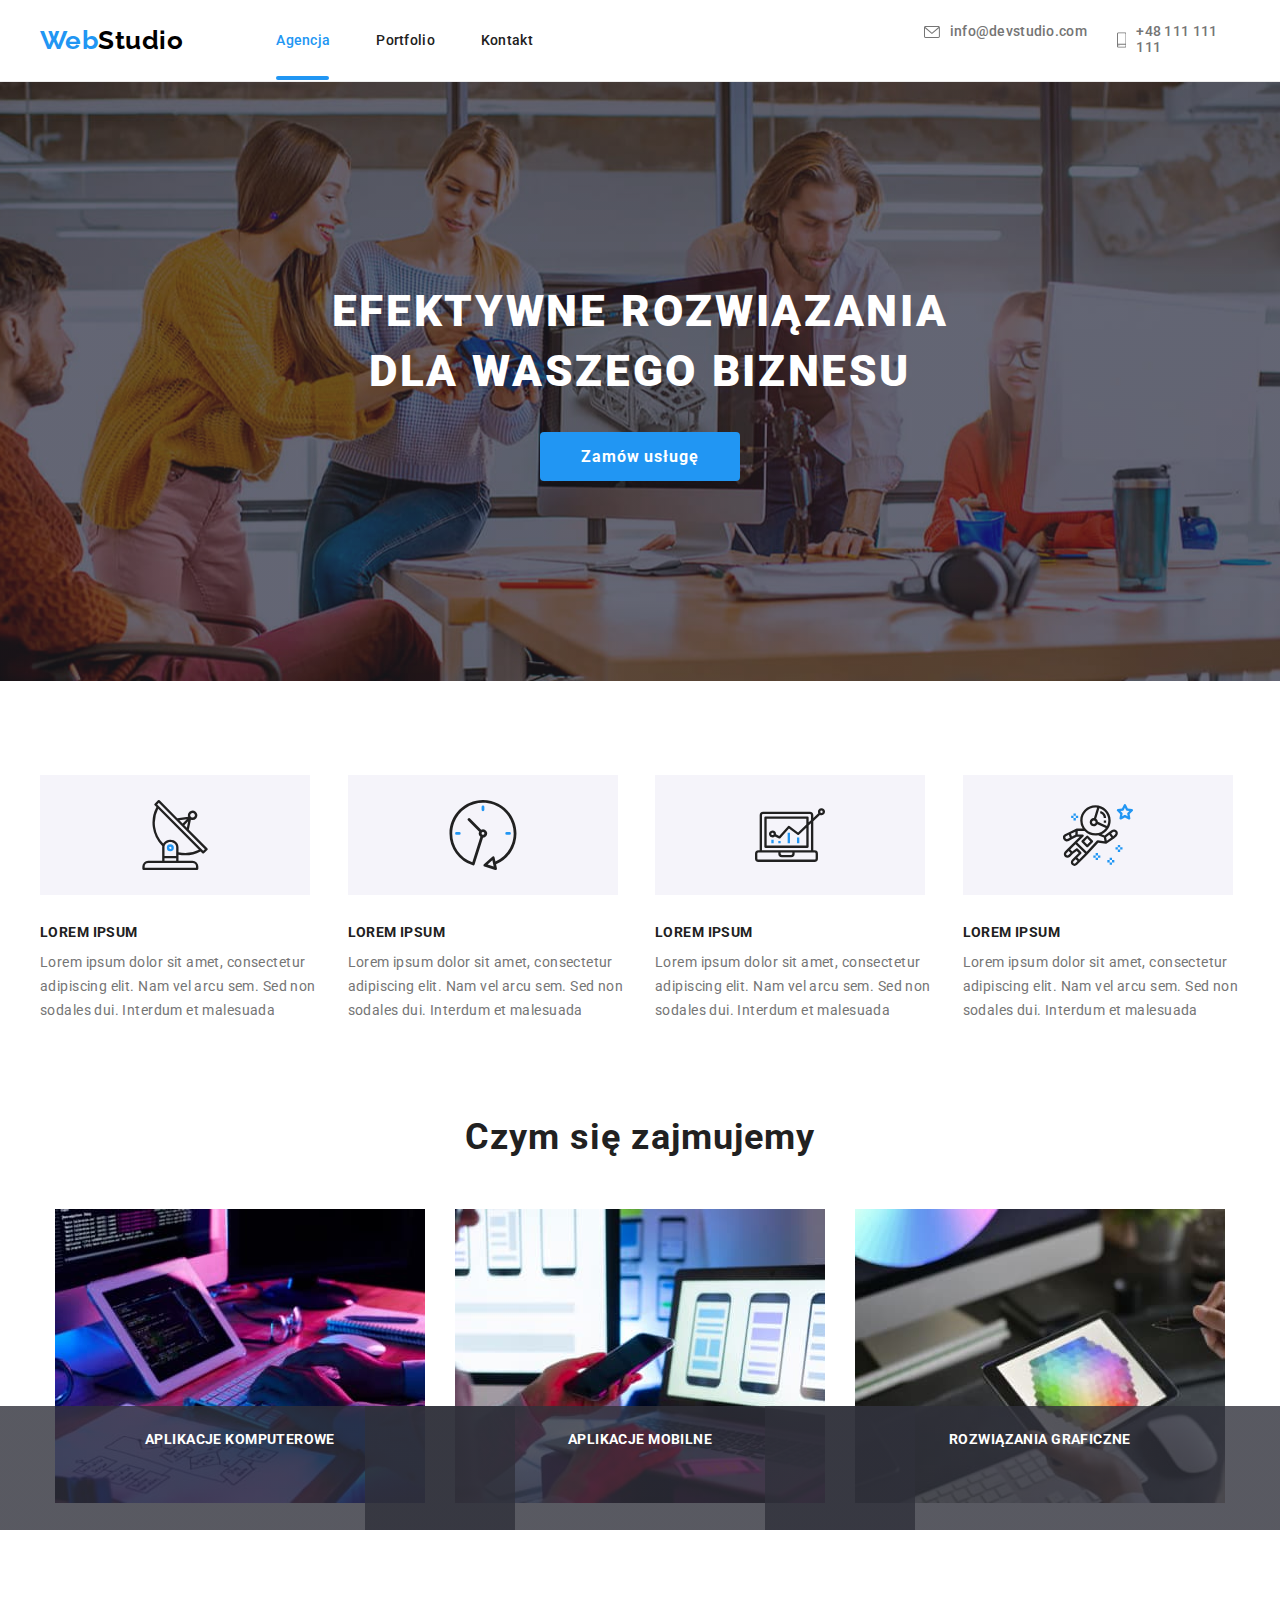
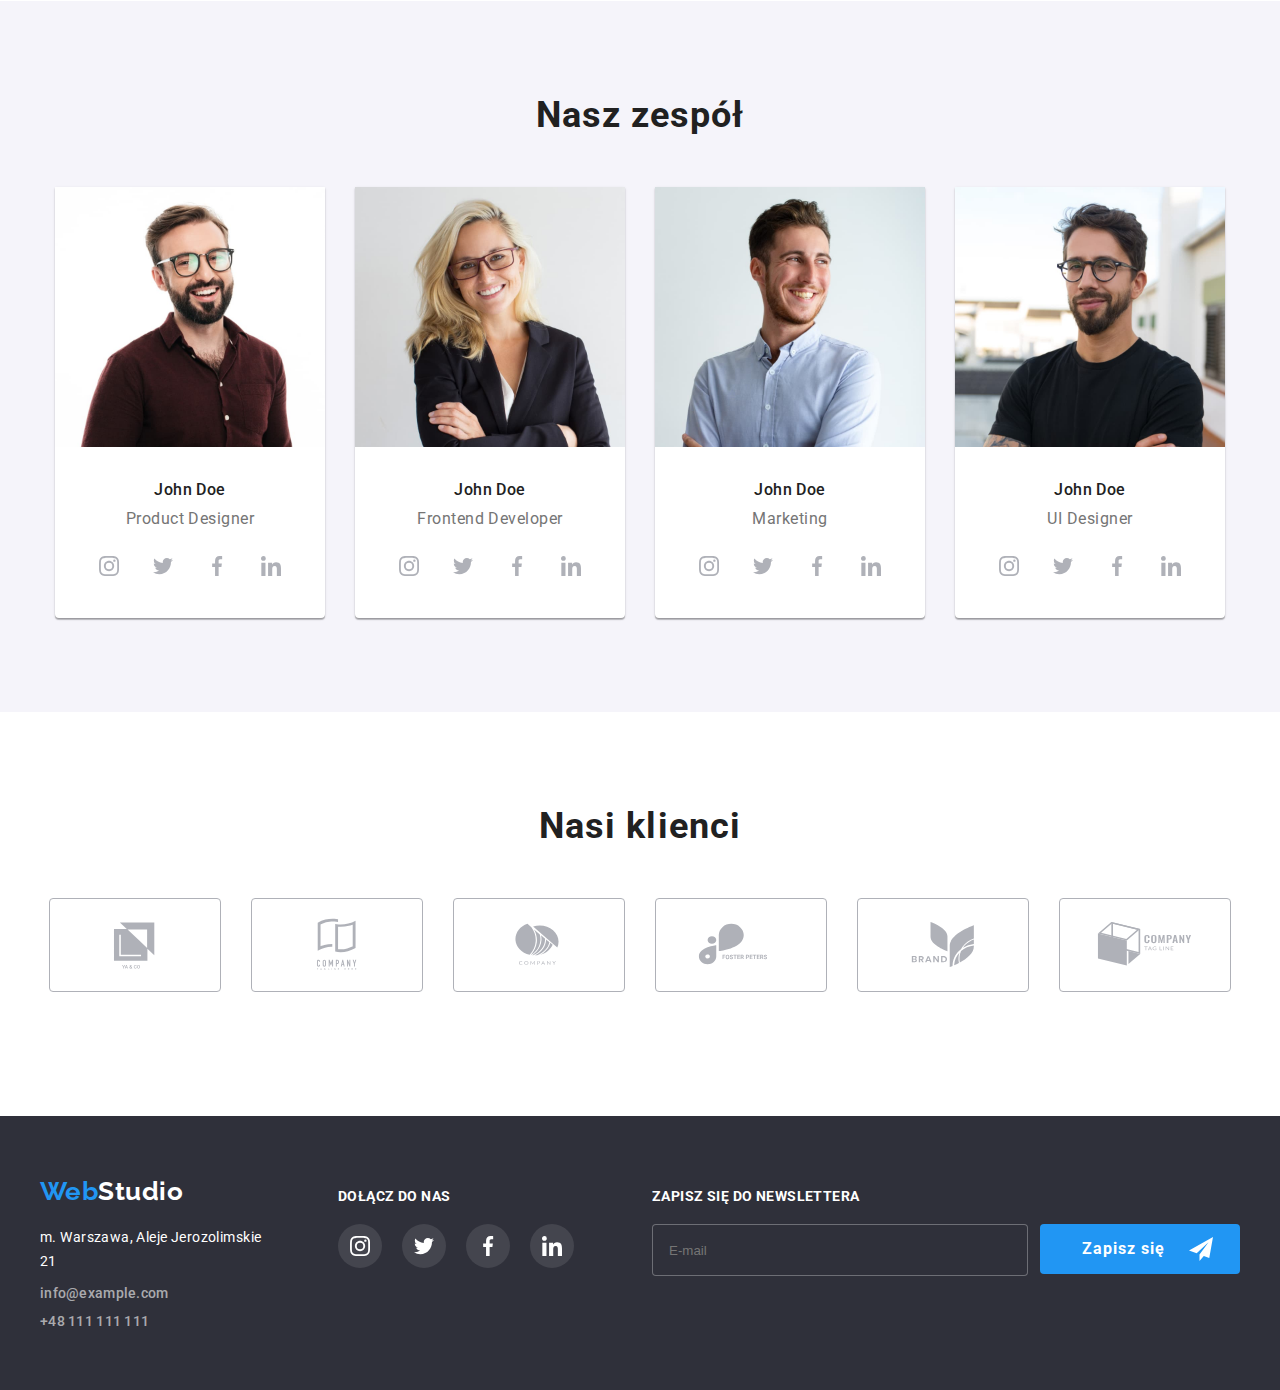
<file: index.html>
<!DOCTYPE html>
<html lang="pl">

<head>
  <meta charset="UTF-8" />
  <meta http-equiv="X-UA-Compatible" content="IE=edge" />
  <meta name="viewport" content="width=device-width, initial-scale=1.0" />
  <title>WebStudio | Strona główna</title>
  <link rel="preconnect" href="https://fonts.googleapis.com" />
  <link rel="preconnect" href="https://fonts.gstatic.com" crossorigin />
  <link href="https://fonts.googleapis.com/css2?family=Raleway:wght@700&family=Roboto:wght@400;500;700;900&display=swap"
    rel="stylesheet" />
  <link rel="stylesheet" href="https://cdnjs.cloudflare.com/ajax/libs/modern-normalize/1.1.0/modern-normalize.min.css"
    integrity="sha512-wpPYUAdjBVSE4KJnH1VR1HeZfpl1ub8YT/NKx4PuQ5NmX2tKuGu6U/JRp5y+Y8XG2tV+wKQpNHVUX03MfMFn9Q=="
    crossorigin="anonymous" referrerpolicy="no-referrer" />
  <link href="./css/styles.css" rel="stylesheet" />
</head>

<body>
  <header class="header-line">
    <div class="container box1">
      <a class="logo-black" href="./index.html"><span class="logo-web">Web</span>Studio</a>
      <nav>
        <ul class="navigation-links">
          <li class="list-navigation">
            <a class="link-active" href="./index.html">Agencja</a>
          </li>
          <li class="list-navigation">
            <a class="link" href="./portfolio.html">Portfolio</a>
          </li>
          <li class="list-navigation">
            <a class="link" href="#">Kontakt</a>
          </li>
        </ul>
      </nav>
      <ul class="contact-links-top">
        <li class="list-contact">
          <a class="link-contact" href="mailto:info@devstudio.com">
            <svg class="icons-contact" width="16" height="12">
              <use href="./images/icons.svg#icon-envelope"></use>
            </svg>info@devstudio.com</a>
        </li>
        <li class="list-contact">
          <a class="link-contact" href="tel:+48111111111"><svg class="icons-contact" width="10" height="16">
              <use href="./images/icons.svg#icon-phone"></use>
            </svg>+48 111 111 111</a>
        </li>
      </ul>
    </div>
  </header>
  <main>
    <!-- Main Header -->
    <section class="section-background-1">
      <div class="container align">
        <h1 class="main-headline">
          Efektywne rozwiązania <br />
          dla waszego biznesu
        </h1>
        <button type="button" class="service-order service-padding" data-modal-open>
          Zamów usługę
        </button>
      </div>
    </section>
    <!-- Our assests -->
    <section class="section">
      <div class="container">
        <ul class="list-assets">
          <li class="item-assest">
            <div class="assets-icon-box">
              <svg class="icons-assets" width="70" height="70">
                <use href="./images/icons.svg#icon-antenna"></use>
              </svg>
            </div>
            <h3 class="assets">Lorem ipsum</h3>
            <p class="assets-description">
              Lorem ipsum dolor sit amet, consectetur adipiscing elit. Nam vel
              arcu sem. Sed non sodales dui. Interdum et malesuada
            </p>
          </li>
          <li class="item-assest">
            <div class="assets-icon-box">
              <svg class="icons-assets" width="70" height="70">
                <use href="./images/icons.svg#icon-clock"></use>
              </svg>
            </div>
            <h3 class="assets">Lorem ipsum</h3>
            <p class="assets-description">
              Lorem ipsum dolor sit amet, consectetur adipiscing elit. Nam vel
              arcu sem. Sed non sodales dui. Interdum et malesuada
            </p>
          </li>
          <li class="item-assest">
            <div class="assets-icon-box">
              <svg class="icons-assets" width="70" height="70">
                <use href="./images/icons.svg#icon-diagram"></use>
              </svg>
            </div>
            <h3 class="assets">Lorem ipsum</h3>
            <p class="assets-description">
              Lorem ipsum dolor sit amet, consectetur adipiscing elit. Nam vel
              arcu sem. Sed non sodales dui. Interdum et malesuada
            </p>
          </li>
          <li class="item-assest">
            <div class="assets-icon-box">
              <svg class="icons-assets" width="70" height="70">
                <use href="./images/icons.svg#icon-astronaut"></use>
              </svg>
            </div>
            <h3 class="assets">Lorem ipsum</h3>
            <p class="assets-description">
              Lorem ipsum dolor sit amet, consectetur adipiscing elit. Nam vel
              arcu sem. Sed non sodales dui. Interdum et malesuada
            </p>
          </li>
        </ul>
      </div>
    </section>
    <!-- What we do -->
    <section class="section-what-we-do">
      <div class="container">
        <h2 class="second-headline">Czym się zajmujemy</h2>
        <ul class="list-what-we-do">
          <li class="item-what-we-do item-description-background">
            <img src="images/whatdowedo-1.jpg" alt="osoba pisząca na komputerze" width="370" height="294" />
            <p class="item-description">Aplikacje komputerowe</p>
          </li>
          <li class="item-what-we-do item-description-background">
            <img src="images/whatdowedo-2.jpg" alt="osoba sprawdzająca powiadomienia na telefonie" width="370"
              height="294" />
            <p class="item-description">Aplikacje mobilne</p>
          </li>
          <li class="item-what-we-do item-description-background">
            <img src="images/whatdowedo-3.jpg" alt="tablet z paletą kolorów" width="370" height="294" />
            <p class="item-description">Rozwiązania graficzne</p>
          </li>
        </ul>
      </div>
    </section>
    <!-- Our team -->
    <section class="section section-background-2">
      <div class="container">
        <h2 class="second-headline">Nasz zespół</h2>
        <ul class="list-team">
          <li class="item-team">
            <img src="images/team-member-1.jpg" alt="John Doe Product Designer" width="270" height="260" />
            <h3 class="member-name">John Doe</h3>
            <p class="member-position">Product Designer</p>
            <ul class="list-clients">
              <li class="team-icon">
                <a class="team-icon-border" href="#">
                  <svg class="list-icons" width="20" height="20">
                    <use href="./images/icons.svg#icon-instagram"></use>
                  </svg></a>
              </li>
              <li class="team-icon">
                <a class="team-icon-border" href="#">
                  <svg class="list-icons" width="20" height="20">
                    <use href="./images/icons.svg#icon-twitter"></use>
                  </svg></a>
              </li>
              <li class="team-icon">
                <a class="team-icon-border" href="#">
                  <svg class="list-icons" width="20" height="20">
                    <use href="./images/icons.svg#icon-facebook"></use>
                  </svg></a>
              </li>
              <li class="team-icon">
                <a class="team-icon-border" href="#">
                  <svg class="list-icons" width="20" height="20">
                    <use href="./images/icons.svg#icon-linkedin"></use>
                  </svg></a>
              </li>
            </ul>
          </li>
          <li class="item-team">
            <img src="images/team-member-2.jpg" alt="John Doe Frontend Developer" width="270" height="260" />
            <h3 class="member-name">John Doe</h3>
            <p class="member-position">Frontend Developer</p>
            <ul class="list-clients">
              <li class="team-icon">
                <a class="team-icon-border" href="#">
                  <svg class="list-icons" width="20" height="20">
                    <use href="./images/icons.svg#icon-instagram"></use>
                  </svg></a>
              </li>
              <li class="team-icon">
                <a class="team-icon-border" href="#">
                  <svg class="list-icons" width="20" height="20">
                    <use href="./images/icons.svg#icon-twitter"></use>
                  </svg></a>
              </li>
              <li class="team-icon">
                <a class="team-icon-border" href="#">
                  <svg class="list-icons" width="20" height="20">
                    <use href="./images/icons.svg#icon-facebook"></use>
                  </svg></a>
              </li>
              <li class="team-icon">
                <a class="team-icon-border" href="#">
                  <svg class="list-icons" width="20x" height="20px">
                    <use href="./images/icons.svg#icon-linkedin"></use>
                  </svg></a>
              </li>
            </ul>
          </li>
          <li class="item-team">
            <img src="images/team-member-3.jpg" alt="John Doe Marketing" width="270" height="260" />
            <h3 class="member-name">John Doe</h3>
            <p class="member-position">Marketing</p>
            <ul class="list-clients">
              <li class="team-icon">
                <a class="team-icon-border" href="#">
                  <svg class="list-icons" width="20" height="20">
                    <use href="./images/icons.svg#icon-instagram"></use>
                  </svg></a>
              </li>
              <li class="team-icon">
                <a class="team-icon-border" href="#">
                  <svg class="list-icons" width="20" height="20">
                    <use href="./images/icons.svg#icon-twitter"></use>
                  </svg></a>
              </li>
              <li class="team-icon">
                <a class="team-icon-border" href="#">
                  <svg class="list-icons" width="20" height="20">
                    <use href="./images/icons.svg#icon-facebook"></use>
                  </svg></a>
              </li>
              <li class="team-icon">
                <a class="team-icon-border" href="#">
                  <svg class="list-icons" width="20" height="20">
                    <use href="./images/icons.svg#icon-linkedin"></use>
                  </svg></a>
              </li>
            </ul>
          </li>
          <li class="item-team">
            <img src="images/team-member-4.jpg" alt="John Doe UI Designer" width="270" height="260" />
            <h3 class="member-name">John Doe</h3>
            <p class="member-position">UI Designer</p>
            <ul class="list-clients">
              <li class="team-icon">
                <a class="team-icon-border" href="#">
                  <svg class="list-icons" width="20" height="20">
                    <use href="./images/icons.svg#icon-instagram"></use>
                  </svg></a>
              </li>
              <li class="team-icon">
                <a class="team-icon-border" href="#">
                  <svg class="list-icons" width="20" height="20">
                    <use href="./images/icons.svg#icon-twitter"></use>
                  </svg></a>
              </li>
              <li class="team-icon">
                <a class="team-icon-border" href="#">
                  <svg class="list-icons" width="20" height="20">
                    <use href="./images/icons.svg#icon-facebook"></use>
                  </svg></a>
              </li>
              <li class="team-icon">
                <a class="team-icon-border" href="#">
                  <svg class="list-icons" width="20" height="20">
                    <use href="./images/icons.svg#icon-linkedin"></use>
                  </svg></a>
              </li>
            </ul>
          </li>
        </ul>
      </div>
    </section>
    <!-- Our clients -->
    <section class="section">
      <div class="container">
        <h2 class="second-headline">Nasi klienci</h2>
        <ul class="list-clients">
          <li class="item-client">
            <a class="item-border" href="#">
              <svg class="list-icons" width="106" height="60">
                <use href="./images/icons.svg#icon-client1"></use>
              </svg></a>
          </li>
          <li class="item-client">
            <a class="item-border" href="#">
              <svg class="list-icons" width="106" height="60">
                <use href="./images/icons.svg#icon-client2"></use>
              </svg></a>
          </li>
          <li class="item-client">
            <a class="item-border" href="#">
              <svg class="list-icons" width="106" height="60">
                <use href="./images/icons.svg#icon-client3"></use>
              </svg></a>
          </li>
          <li class="item-client">
            <a class="item-border" href="#">
              <svg class="list-icons" width="106" height="60">
                <use href="./images/icons.svg#icon-client4"></use>
              </svg></a>
          </li>
          <li class="item-client">
            <a class="item-border" href="#">
              <svg class="list-icons" width="106" height="60">
                <use href="./images/icons.svg#icon-client5"></use>
              </svg></a>
          </li>
          <li class="item-client">
            <a class="item-border" href="#">
              <svg class="list-icons" width="106" height="60">
                <use href="./images/icons.svg#icon-client6"></use>
              </svg></a>
          </li>
        </ul>
      </div>
    </section>
  </main>
  <footer class="footer">
    <div class="container footer-box">
      <div>
        <a class="logo-white" href="./index.html"><span class="logo-web">Web</span>Studio</a>
        <address>
          <ul class="contact-links-bottom">
            <li>
              <p class="city-street">m. Warszawa, Aleje Jerozolimskie 21</p>
            </li>
            <li class="item-contact-bottom">
              <a class="link" href="mailto:info@example.com">info@example.com</a>
            </li>
            <li>
              <a class="link" href="tel:+48111111111">+48 111 111 111</a>
            </li>
          </ul>
        </address>
      </div>
      <div class="media-box social-margin">
        <h3 class="social-media-title">Dołącz do nas</h3>
        <ul class="list-social-media">
          <li class="social-media-icon">
            <a class="social-media-icon-border" href="#">
              <svg class="list-icons" width="20" height="20">
                <use href="./images/icons.svg#icon-instagram"></use>
              </svg></a>
          </li>
          <li class="social-media-icon">
            <a class="social-media-icon-border" href="#">
              <svg class="list-icons" width="20" height="20">
                <use href="./images/icons.svg#icon-twitter"></use>
              </svg></a>
          </li>
          <li class="social-media-icon">
            <a class="social-media-icon-border" href="#">
              <svg class="list-icons" width="20" height="20">
                <use href="./images/icons.svg#icon-facebook"></use>
              </svg></a>
          </li>
          <li class="social-media-icon">
            <a class="social-media-icon-border" href="#">
              <svg class="list-icons" width="20" height="20">
                <use href="./images/icons.svg#icon-linkedin"></use>
              </svg></a>
          </li>
        </ul>
      </div>
      <form class="list-what-we-do newsletter-margin" name="newsletterForm" autocomplete="on">
        <label class="social-media-title column" for="newsletter-input">
          Zapisz się do newslettera
          <input class="newsletter-form" id="newsletter-input" type="email" name="newsletterEmail" placeholder="E-mail"
            required />
        </label>
        <button class="service-order button-margin" type="submit">Zapisz się<svg class="send-icon" width="24"
            height="24">
            <use href="./images/icons.svg#icon-send"></use>
          </svg></button>
      </form>
    </div>
  </footer>
  <div class="modal-background is-hidden" data-modal>
    <div class="modal">
      <button class="button-close" data-modal-close>
        <svg width="18" height="18">
          <use href="./images/icons.svg#icon-close"></use>
        </svg>
      </button>
      <form class="column modal-align" name="serviceOrderForm" autocomplete="on">
        <div class="modal-width" role="group" aria-labelledby="service-head">
          <p class="form-header" id="service-head">Zostaw swoje dane w formularzu poniżej</p>
          <ul>
            <li class="label-margin">
              <label class="label-margin" for="service-name">
                Imię
                <input class="input-service-order input-height" id="service-name" type="text" name="serviceOrderName"
                  pattern="^[a-zA-Z]{3,}$" title="Podaj minimum 3 znaki" required />
                <svg class="form-icon icon-1" width="12" height="12">
                  <use href="./images/icons.svg#icon-name"></use>
                </svg>
              </label>
            </li>
            <li class="label-margin">
              <label class="label-margin" for="service-phone">
                Telefon
                <input class="input-service-order input-height" id="service-phone" type="tel" name="serviceOrderPhone"
                  pattern="^[0-9]{9}$" title="Dziewięć cyfr w formacie &quot;111111111&quot; bez numeru kierunkowego"
                  required />
                <svg class="form-icon icon-2" width="13" height="13">
                  <use href="./images/icons.svg#icon-phone-form"></use>
                </svg>
              </label>
            </li>
            <li class="label-margin">
              <label class="label-margin" for="service-email">
                E-mail
                <input class="input-service-order input-height" id="service-email" type="email" name="serviceOrderEmail"
                  required />
                <svg class="form-icon icon-1" width="15" height="12">
                  <use href="./images/icons.svg#icon-envelope-form"></use>
                </svg>
              </label>
            </li>
            <li class="label-margin">
              <label class="label-margin" for="service-message">
                Komentarz
                <textarea class="input-service-order resize-no" id="service-message" placeholder="Wprowadź tekst"
                  name="serviceOrderMessage" rows="6"></textarea>
              </label>
            </li>
            <li class="label-terms">
              <input class="checkbox" id="service-terms" type="checkbox" name="serviceOrderTerms" value="terms-yes"
                required />
              <label class="terms-checkbox" for="service-terms">
                <svg class="icon-checkbox" width="11" height="8">
                  <use href="./images/icons.svg#icon-checkbox"></use>
                </svg>
                Oświadczam iż akceptuję <a href="#" class="terms">Regulamin</a> i <a href="#" class="terms">Politykę
                  Prywatności</a>.
              </label>
            </li>
          </ul>
        </div>
        <button class="service-order button-send" type="submit">Wyślij</button>
      </form>
    </div>
  </div>
  <script src="./js/modal.js"></script>
</body>

</html>
</file>
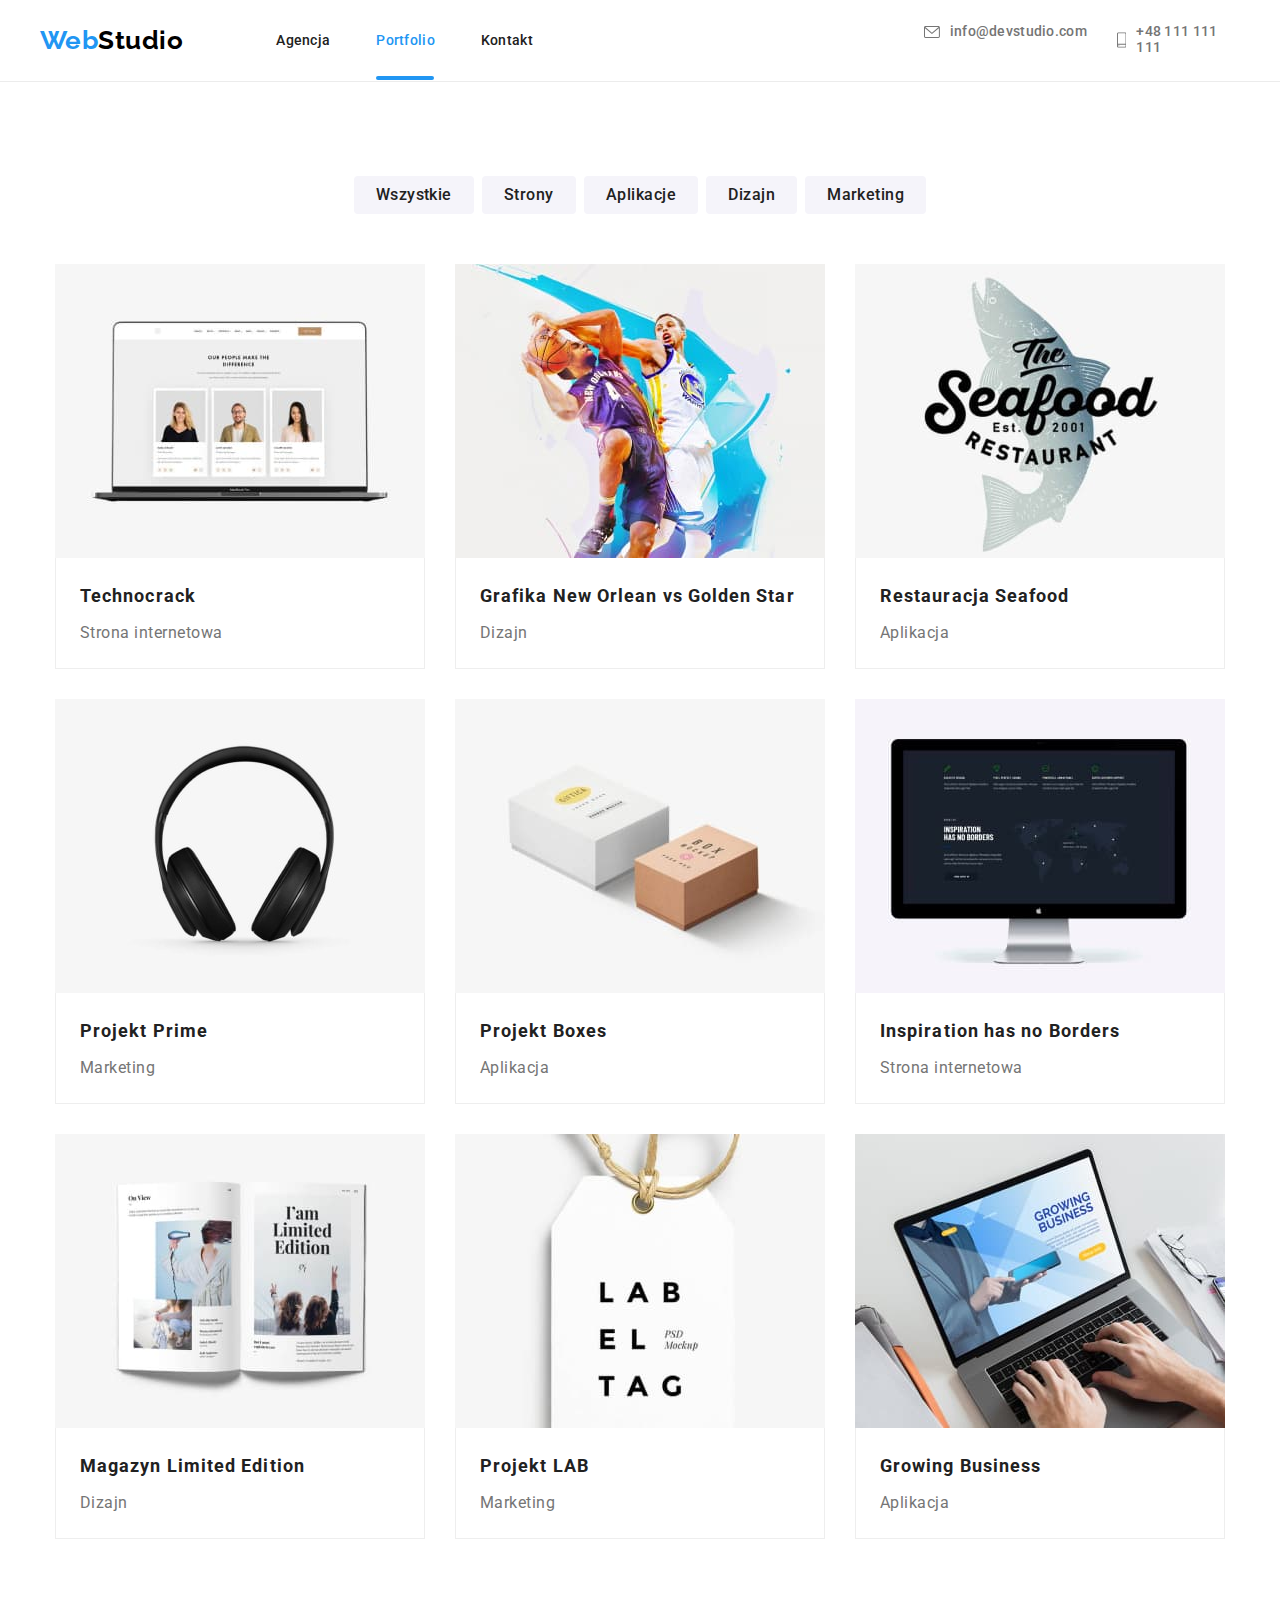
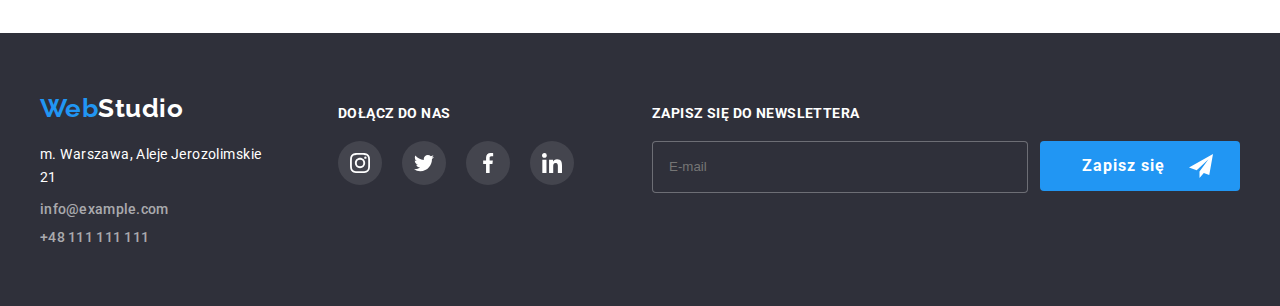
<file: portfolio.html>
<!DOCTYPE html>
<html lang="pl">

<head>
  <meta charset="UTF-8" />
  <meta http-equiv="X-UA-Compatible" content="IE=edge" />
  <meta name="viewport" content="width=device-width, initial-scale=1.0" />
  <title>WebStudio | Portfolio</title>
  <link rel="preconnect" href="https://fonts.googleapis.com" />
  <link rel="preconnect" href="https://fonts.gstatic.com" crossorigin />
  <link href="https://fonts.googleapis.com/css2?family=Raleway:wght@700&family=Roboto:wght@400;500;700;900&display=swap"
    rel="stylesheet" />
  <link rel="stylesheet" href="https://cdnjs.cloudflare.com/ajax/libs/modern-normalize/1.1.0/modern-normalize.min.css"
    integrity="sha512-wpPYUAdjBVSE4KJnH1VR1HeZfpl1ub8YT/NKx4PuQ5NmX2tKuGu6U/JRp5y+Y8XG2tV+wKQpNHVUX03MfMFn9Q=="
    crossorigin="anonymous" referrerpolicy="no-referrer" />
  <link href="./css/styles.css" rel="stylesheet" />
</head>

<body>
  <header class="header-line">
    <div class="container box1">
      <a class="logo-black" href="./index.html"><span class="logo-web">Web</span>Studio</a>
      <nav>
        <ul class="navigation-links">
          <li class="list-navigation">
            <a class="link" href="./index.html">Agencja</a>
          </li>
          <li class="list-navigation">
            <a class="link-active-portfolio" href="./portfolio.html">Portfolio</a>
          </li>
          <li class="list-navigation">
            <a class="link" href="#">Kontakt</a>
          </li>
        </ul>
      </nav>
      <ul class="contact-links-top">
        <li class="list-contact">
          <a class="link-contact" href="mailto:info@devstudio.com">
            <svg class="icons-contact" width="16" height="12">
              <use href="./images/icons.svg#icon-envelope"></use>
            </svg>info@devstudio.com</a>
        </li>
        <li class="list-contact">
          <a class="link-contact" href="tel:+48111111111"><svg class="icons-contact" width="10" height="16">
              <use href="./images/icons.svg#icon-phone"></use>
            </svg>+48 111 111 111</a>
        </li>
      </ul>
    </div>
  </header>
  <main>
    <!-- Project filters -->
    <div class="container">
      <ul class="list-project-filter">
        <li class="item-project-filter">
          <button type="button" class="project-filter">Wszystkie</button>
        </li>
        <li class="item-project-filter">
          <button type="button" class="project-filter">Strony</button>
        </li>
        <li class="item-project-filter">
          <button type="button" class="project-filter">Aplikacje</button>
        </li>
        <li class="item-project-filter">
          <button type="button" class="project-filter">Dizajn</button>
        </li>
        <li class="item-project-filter">
          <button type="button" class="project-filter">Marketing</button>
        </li>
      </ul>
    </div>
    <!-- Project results -->
    <section class="section-projects">
      <div class="container">
        <ul class="list-project">
          <li class="item-project">
            <img src="images/technocrack.jpg" alt="projekt strony internetowej firmy technocrack" width="370"
              height="294" />
            <div class="overlay">
              <p class="overlay-description">
                Technocrack jest popularną platformą wykorzystywaną do
                rozpowszechniania koronawirusa. Firmy wykorzystują tę
                platformę do celów szpiegowskich i ataków na niezabezpieczone
                serwery konkurencji
              </p>
            </div>
            <div class="project-border">
              <h2 class="project-name">Technocrack</h2>
              <p class="project-group">Strona internetowa</p>
            </div>
          </li>
          <li class="item-project">
            <img src="images/new-orlean-vs-golden-star.jpg" alt="ilustracja dwóch zawodników koszykówki podczas meczu"
              width="370" height="294" />
            <div class="overlay">
              <p class="overlay-description">
                Technocrack jest popularną platformą wykorzystywaną do
                rozpowszechniania koronawirusa. Firmy wykorzystują tę
                platformę do celów szpiegowskich i ataków na niezabezpieczone
                serwery konkurencji
              </p>
            </div>
            <div class="project-border">
              <h2 class="project-name">
                Grafika New Orlean vs Golden Star
              </h2>
              <p class="project-group">Dizajn</p>
            </div>
          </li>
          <li class="item-project">
            <img src="images/seafood-restaurant.jpg" alt="logo restauracji seafood" width="370" height="294" />
            <div class="overlay">
              <p class="overlay-description">
                Technocrack jest popularną platformą wykorzystywaną do
                rozpowszechniania koronawirusa. Firmy wykorzystują tę
                platformę do celów szpiegowskich i ataków na niezabezpieczone
                serwery konkurencji
              </p>
            </div>
            <div class="project-border">
              <h2 class="project-name">
                Restauracja Seafood
              </h2>
              <p class="project-group">Aplikacja</p>
            </div>
          </li>
          <li class="item-project">
            <img src="images/project-prime.jpg" alt="czarne słuchawki nauszne" width="370" height="294" />
            <div class="overlay">
              <p class="overlay-description">
                Technocrack jest popularną platformą wykorzystywaną do
                rozpowszechniania koronawirusa. Firmy wykorzystują tę
                platformę do celów szpiegowskich i ataków na niezabezpieczone
                serwery konkurencji
              </p>
            </div>
            <div class="project-border">
              <h2 class="project-name">
                Projekt Prime
              </h2>
              <p class="project-group">Marketing</p>
            </div>
          </li>
          <li class="item-project">
            <img src="images/project-boxes.jpg" alt="dwa tekturowe pudełka" width="370" height="294" />
            <div class="overlay">
              <p class="overlay-description">
                Technocrack jest popularną platformą wykorzystywaną do
                rozpowszechniania koronawirusa. Firmy wykorzystują tę
                platformę do celów szpiegowskich i ataków na niezabezpieczone
                serwery konkurencji
              </p>
            </div>
            <div class="project-border">
              <h2 class="project-name">
                Projekt Boxes
              </h2>
              <p class="project-group">Aplikacja</p>
            </div>
          </li>
          <li class="item-project">
            <img src="images/inspiration-has-no-borders.jpg"
              alt="monitor z wyświetlonym projektem strony internetowej inspiration has no borders" width="370"
              height="294" />
            <div class="overlay">
              <p class="overlay-description">
                Technocrack jest popularną platformą wykorzystywaną do
                rozpowszechniania koronawirusa. Firmy wykorzystują tę
                platformę do celów szpiegowskich i ataków na niezabezpieczone
                serwery konkurencji
              </p>
            </div>
            <div class="project-border">
              <h2 class="project-name">
                Inspiration has no Borders
              </h2>
              <p class="project-group">Strona internetowa</p>
            </div>
          </li>
          <li class="item-project">
            <img src="images/limited-edition-magazine.jpg" alt="zdjęcie papierowej wersji magazynu limited edition"
              width="370" height="294" />
            <div class="overlay">
              <p class="overlay-description">
                Technocrack jest popularną platformą wykorzystywaną do
                rozpowszechniania koronawirusa. Firmy wykorzystują tę
                platformę do celów szpiegowskich i ataków na niezabezpieczone
                serwery konkurencji
              </p>
            </div>
            <div class="project-border">
              <h2 class="project-name">
                Magazyn Limited Edition
              </h2>
              <p class="project-group">Dizajn</p>
            </div>
          </li>
          <li class="item-project">
            <img src="images/project-lab.jpg" alt="makieta projektu labeltag" width="370" height="294" />
            <div class="overlay">
              <p class="overlay-description">
                Technocrack jest popularną platformą wykorzystywaną do
                rozpowszechniania koronawirusa. Firmy wykorzystują tę
                platformę do celów szpiegowskich i ataków na niezabezpieczone
                serwery konkurencji
              </p>
            </div>
            <div class="project-border">
              <h2 class="project-name">Projekt LAB</h2>
              <p class="project-group">Marketing</p>
            </div>
          </li>
          <li class="item-project">
            <img src="images/growing-business.jpg" alt="laptop z uruchomioną aplikacją growing business" width="370"
              height="294" />
            <div class="overlay">
              <p class="overlay-description">
                Technocrack jest popularną platformą wykorzystywaną do
                rozpowszechniania koronawirusa. Firmy wykorzystują tę
                platformę do celów szpiegowskich i ataków na niezabezpieczone
                serwery konkurencji
              </p>
            </div>
            <div class="project-border">
              <h2 class="project-name">Growing Business</h2>
              <p class="project-group">Aplikacja</p>
            </div>
          </li>
        </ul>
      </div>
    </section>
  </main>
  <footer class="footer">
    <div class="container footer-box">
      <div>
        <a class="logo-white" href="./index.html"><span class="logo-web">Web</span>Studio</a>
        <address>
          <ul class="contact-links-bottom">
            <li>
              <p class="city-street">m. Warszawa, Aleje Jerozolimskie 21</p>
            </li>
            <li class="item-contact-bottom">
              <a class="link" href="mailto:info@example.com">info@example.com</a>
            </li>
            <li>
              <a class="link" href="tel:+48111111111">+48 111 111 111</a>
            </li>
          </ul>
        </address>
      </div>
      <div class="media-box social-margin">
        <h3 class="social-media-title">Dołącz do nas</h3>
        <ul class="list-social-media">
          <li class="social-media-icon">
            <a class="social-media-icon-border" href="#">
              <svg class="list-icons" width="20" height="20">
                <use href="./images/icons.svg#icon-instagram"></use>
              </svg></a>
          </li>
          <li class="social-media-icon">
            <a class="social-media-icon-border" href="#">
              <svg class="list-icons" width="20" height="20">
                <use href="./images/icons.svg#icon-twitter"></use>
              </svg></a>
          </li>
          <li class="social-media-icon">
            <a class="social-media-icon-border" href="#">
              <svg class="list-icons" width="20" height="20">
                <use href="./images/icons.svg#icon-facebook"></use>
              </svg></a>
          </li>
          <li class="social-media-icon">
            <a class="social-media-icon-border" href="#">
              <svg class="list-icons" width="20" height="20">
                <use href="./images/icons.svg#icon-linkedin"></use>
              </svg></a>
          </li>
        </ul>
      </div>
      <form class="list-what-we-do newsletter-margin" name="newsletterForm" autocomplete="on">
        <label class="social-media-title column" for="newsletter-input">
          Zapisz się do newslettera
          <input class="newsletter-form" id="newsletter-input" type="email" name="newsletterEmail" placeholder="E-mail"
            required />
        </label>
        <button class="service-order button-margin" type="submit">Zapisz się<svg class="send-icon" width="24"
            height="24">
            <use href="./images/icons.svg#icon-send"></use>
          </svg></button>
      </form>
    </div>
  </footer>
</body>

</html>
</file>
<file: css/styles.css>
* {
  margin: 0;
  padding: 0;
}

:root {
  --accent-color: #2196f3;
  --main-text-color: #212121;
  --main-description-color: #757575;
  --white-text: #fff;
  --black-text: #000000;
  --bottom-contact-color: rgba(255, 255, 255, 0.6);
  --portfolio-filter: #f5f4fa;
  --footer-background: #2f303a;
  --footer-socialmedia-icon: rgba(255, 255, 255, 0.1);
  --icon-color: #afb1b8;
}

/* Global */

body {
  color: var(--main-text-color);
  font-family: "Roboto", "Tahoma", sans-serif;
  letter-spacing: 0.03em;
}

a {
  text-decoration: none;
}

ul {
  list-style: none;
}

.container {
  max-width: 1200px;
  width: 100%;
  margin: 0 auto;
}

.section {
  padding: 94px 0;
}

.second-headline {
  color: var(--main-text-color);
  font-size: 36px;
  line-height: 1.16;
  text-align: center;
  letter-spacing: 0.03em;
  margin-bottom: 50px;
}

.align {
  text-align: center;
}

/* Header */

.link-active,
.link-active-portfolio {
  color: var(--accent-color);
  font-weight: 500;
  font-size: 14px;
  line-height: 1.14;
  letter-spacing: 0.02em;
  transition-duration: 250ms;
  transition-timing-function: cubic-bezier(0.4, 0, 0.2, 1);
  transition-property: color;
}

.link-active::after,
.link-active-portfolio::after {
  content: "";
  height: 4px;
  background-color: var(--accent-color);
  border-radius: 2px;
  position: absolute;
  top: 46px;
  left: 0;
  margin: 0;
  padding: 0;
  display: block;
}

.link-active::after {
  width: 53px;
}
.link-active-portfolio::after {
  width: 58px;
}

.header-line {
  border-bottom: 1px solid #ececec;
}

.box1 {
  display: flex;
  align-items: center;
  margin-top: 24px;
  margin-bottom: 25px;
}

.logo-black {
  color: var(--black-text);
  font-family: "Raleway";
  font-weight: 700;
  font-size: 26px;
  margin-right: 93px;
}

.logo-white {
  color: var(--white-text);
  font-family: "Raleway";
  font-weight: 700;
  font-size: 26px;
}

.logo-web {
  color: var(--accent-color);
}

.navigation-links {
  display: flex;
}

.navigation-links:last-child {
  margin-right: 345px;
}

.list-navigation {
  margin-right: 46px;
  position: relative;
}

.link {
  color: var(--main-text-color);
  font-weight: 500;
  font-size: 14px;
  line-height: 1.14;
  letter-spacing: 0.02em;
  transition-duration: 250ms;
  transition-timing-function: cubic-bezier(0.4, 0, 0.2, 1);
  transition-property: color;
}

.contact-links-bottom .link:hover,
.contact-links-bottom .link:focus,
.link-active:hover,
.link-active:focus,
.link:hover,
.link:focus {
  color: var(--accent-color);
}

.contact-links-top {
  display: flex;
}

.link-contact {
  display: flex;
  align-items: center;
}

.list-contact:not(:last-child) {
  margin-right: 30px;
}

.contact-links-top .link-contact {
  color: var(--main-description-color);
  fill: var(--main-description-color);
  font-weight: 500;
  font-size: 14px;
  line-height: 1.14;
  letter-spacing: 0.02em;
  transition-duration: 250ms;
  transition-timing-function: cubic-bezier(0.4, 0, 0.2, 1);
  transition-property: color, fill;
}

.link-contact:hover,
.link-contact:focus {
  color: var(--accent-color);
  fill: var(--accent-color);
}

.icons-contact {
  margin-right: 10px;
}

/* Main Header */

.main-headline {
  color: var(--white-text);
  font-weight: 900;
  font-size: 44px;
  line-height: 1.36;
  text-align: center;
  letter-spacing: 0.06em;
  padding-top: 200px;
  margin-bottom: 30px;
  text-transform: uppercase;
}

.service-order {
  color: var(--white-text);
  font-family: "Roboto";
  font-weight: 700;
  font-size: 16px;
  line-height: 1.87;
  letter-spacing: 0.06em;
  background: var(--accent-color);
  border: none;
  border-radius: 4px;
  cursor: pointer;
}

.service-padding {
  padding: 10px 41px 10px 41px;
  margin-bottom: 200px;
}

.section-background-1 {
  background-color: var(--footer-background);
  background-image: linear-gradient(
      to bottom,
      rgba(47, 48, 58, 0.4) 50%,
      rgba(47, 48, 58, 0.4) 50%
    ),
    url(../images/baner-background.jpg);
  background-repeat: no-repeat;
  background-position: center;
  background-size: 1600px;
}

.box3 {
  display: flex;
  justify-content: center;
  padding-bottom: 200px;
}

/* Our assests */

.assets {
  font-size: 14px;
  line-height: 1.14;
  letter-spacing: 0.03em;
  text-transform: uppercase;
}

.assets-description {
  color: var(--main-description-color);
  font-size: 14px;
  line-height: 1.71;
  letter-spacing: 0.03em;
  margin-top: 10px;
}

.list-assets {
  display: flex;
}

.item-assest:not(:last-child) {
  margin-right: 30px;
}

.assets-icon-box {
  display: flex;
  justify-content: center;
  align-items: center;
  width: 270px;
  height: 120px;
  background-color: var(--portfolio-filter);
  margin-bottom: 30px;
}

/* What we do */

.list-what-we-do {
  display: flex;
  justify-content: center;
}

.item-what-we-do:not(:last-child) {
  margin-right: 30px;
}

.section-what-we-do {
  margin-bottom: 94px;
}

.item-description-background {
  position: relative;
}

.item-description {
  width: 370px;
  height: 70px;

  position: absolute;
  left: 50%;
  top: 87%;
  margin: 0;
  padding: 27px 90px;
  transform: translateX(-50%) translateY(-50%);
  z-index: 1;

  font-weight: 700;
  font-size: 14px;
  line-height: 0.87;
  text-align: center;
  letter-spacing: 0.03em;
  text-transform: uppercase;
  background-image: linear-gradient(
    to bottom,
    rgba(47, 48, 58, 0.8) 50%,
    rgba(47, 48, 58, 0.8) 50%
  );
  color: var(--white-text);
}

/* Our team */

.section-background-2 {
  background-color: var(--portfolio-filter);
}

.item-team {
  margin-right: 30px;
  background-color: var(--white-text);
  box-shadow: 0px 1px 3px rgba(0, 0, 0, 0.12), 0px 1px 1px rgba(0, 0, 0, 0.14),
    0px 2px 1px rgba(0, 0, 0, 0.2);
  border-radius: 0px 0px 4px 4px;
  max-width: 270px;
}

.item-team:last-child {
  margin-right: 0px;
}

.member-name {
  color: var(--main-text-color);
  font-weight: 500;
  font-size: 16px;
  line-height: 1.18;
  letter-spacing: 0.03em;
  margin-top: 30px;
  margin-bottom: 10px;
  display: flex;
  justify-content: center;
}

.member-position {
  color: var(--main-description-color);
  font-size: 16px;
  line-height: 1.18;
  letter-spacing: 0.03em;
  margin-bottom: 16px;
  display: flex;
  justify-content: center;
}

.team-icon:not(:last-child) {
  margin-right: 10px;
}

.team-icon-border {
  display: flex;
  align-items: center;
  justify-content: center;
  width: 44px;
  height: 44px;
  border-radius: 50px;
  fill: var(--icon-color);
  background-color: var(--white-text);
  transition-duration: 250ms;
  transition-timing-function: cubic-bezier(0.4, 0, 0.2, 1);
  transition-property: background-color, fill;
}

.team-icon-border:hover,
.team-icon-border:focus {
  fill: var(--white-text);
  background-color: var(--accent-color);
}

/* Our clients */

.list-clients {
  fill: var(--icon-color);
  padding-bottom: 30px;
  display: flex;
  align-items: center;
  justify-content: center;
  transition-duration: 250ms;
  transition-timing-function: cubic-bezier(0.4, 0, 0.2, 1);
  transition-property: fill;
}

.item-client:not(:last-child) {
  margin-right: 30px;
}

.list-icons {
  transition-duration: 250ms;
  transition-timing-function: cubic-bezier(0.4, 0, 0.2, 1);
}

.item-border {
  display: flex;
  align-items: center;
  justify-content: center;
  width: 170px;
  height: 92px;
  border: 1px solid #afb1b8;
  border-radius: 4px;
  fill: var(--icon-color);
  transition-property: border, --color3, --color2;
  transition-duration: 1s;
  transition-timing-function: cubic-bezier(0.4, 0, 0.2, 1);
  transition-property: border;
}

.item-border:hover,
.item-border:focus {
  border: 1px solid var(--accent-color);
  fill: var(--accent-color);
}

/* Footer */

.footer {
  background-color: var(--footer-background);
  padding-top: 60px;
  padding-bottom: 60px;
}

.city-street {
  color: var(--white-text);
  font-size: 14px;
  line-height: 1.71;
  letter-spacing: 0.03em;
  font-style: normal;
  margin-top: 20px;
  margin-bottom: 9px;
}

.item-contact-bottom {
  margin-bottom: 9px;
}

.contact-links-bottom .link {
  color: var(--bottom-contact-color);
  font-weight: 500;
  font-size: 14px;
  line-height: 1.14;
  letter-spacing: 0.02em;
  font-style: normal;
  transition-duration: 250ms;
  transition-timing-function: cubic-bezier(0.4, 0, 0.2, 1);
  transition-property: color;
}

.media-box {
  display: flex;
  flex-direction: column;
  padding-top: 12px;
}

.column {
  display: flex;
  flex-direction: column;
}

.social-margin {
  padding-left: 70px;
}

.newsletter-margin {
  margin-left: 78px;
  padding-top: 12px;
}

.button-margin {
  display: flex;
  align-items: center;
  margin-top: 36px;
  margin-left: 12px;
  padding-left: 42px;
  width: 200px;
  height: 50px;
}

.send-icon {
  margin-left: 24px;
}

input.newsletter-form {
  color: rgba(255, 255, 255, 0.6);
}

input.newsletter-form:focus {
  border: 1px solid var(--accent-color);
}

.newsletter-form {
  width: 358px;
  height: 50px;
  background: #2f303a;
  border: 1px solid rgba(255, 255, 255, 0.3);
  border-radius: 4px;
  padding-left: 16px;
  margin-top: 20px;
}

.social-media-title {
  color: var(--white-text);
  font-weight: 700;
  font-size: 14px;
  line-height: 16px;
  letter-spacing: 0.03em;
  text-transform: uppercase;
  margin-bottom: 20px;
}

.social-media-icon:not(:last-child) {
  margin-right: 20px;
}

.footer-box {
  display: flex;
  justify-content: center;
}

.social-media-icon-border {
  display: flex;
  align-items: center;
  justify-content: center;
  width: 44px;
  height: 44px;
  background-color: var(--footer-socialmedia-icon);
  fill: var(--white-text);
  border-radius: 50px;
  transition-duration: 250ms;
  transition-timing-function: cubic-bezier(0.4, 0, 0.2, 1);
  transition-property: background-color, fill;
}

.social-media-icon-border:hover,
.social-media-icon-border:focus {
  background-color: var(--accent-color);
}

/* Project filters */

.project-filter {
  color: var(--main-text-color);
  font-family: "Roboto";
  font-weight: 500;
  font-size: 16px;
  line-height: 1.62;
  text-align: center;
  letter-spacing: 0.03em;
  background-color: var(--portfolio-filter);
  box-shadow: none;
  border: 0px solid;
  border-radius: 4px;
  padding: 6px 22px 6px 22px;
  transition-duration: 250ms;
  transition-timing-function: cubic-bezier(0.4, 0, 0.2, 1);
  transition-property: background-color, color, box-shadow;
}

.project-filter:hover,
.project-filter:focus {
  background-color: var(--accent-color);
  color: var(--white-text);
  cursor: pointer;
  box-shadow: 0px 3px 1px rgba(0, 0, 0, 0.1), 0px 1px 2px rgba(0, 0, 0, 0.08),
    0px 2px 2px rgba(0, 0, 0, 0.12);
}

.item-project-filter:not(:last-child) {
  margin-right: 8px;
}

/* Project results */

.project-name {
  color: var(--main-text-color);
  font-size: 18px;
  line-height: 2;
  letter-spacing: 0.06em;
  padding-top: 20px;
  padding-left: 24px;
}

.project-group {
  color: var(--main-description-color);
  font-size: 16px;
  line-height: 1.87;
  letter-spacing: 0.03em;
  padding-top: 4px;
  padding-left: 24px;
  padding-bottom: 20px;
}

.overlay {
  position: absolute;
  width: 100%;
  height: 100%;
  background-color: rgba(33, 150, 243, 0.9);
  top: 100%;
  transform: translateY(100%);
  transition: transform 500ms ease;
}

.overlay > .overlay-description {
  font-size: 18px;
  line-height: 1.55;
  letter-spacing: 0.03em;
  color: var(--white-text);
  padding-top: 49px;
  padding-left: 24px;
  padding-right: 45px;
}

.overlay code {
  display: inline-block;
  background-color: rgba(33, 150, 243, 0.9);
}

.main-headline-box,
.list-team,
.list-social-media,
.list-project-filter {
  display: flex;
  justify-content: center;
}

.list-project-filter {
  padding-top: 94px;
}

.section-projects {
  padding-top: 50px;
  padding-bottom: 94px;
}

.list-project {
  display: flex;
  flex-wrap: wrap;
  gap: 30px;
  justify-content: center;
}

.item-project {
  display: flex;
  flex-direction: column;
  position: relative;
  overflow: hidden;
  box-shadow: none;
  transition-duration: 250ms;
  transition-timing-function: cubic-bezier(0.4, 0, 0.2, 1);
  transition-property: box-shadow;
}

.item-project:hover {
  cursor: pointer;
  box-shadow: 0px 1px 1px rgba(0, 0, 0, 0.12), 0px 4px 4px rgba(0, 0, 0, 0.06),
    1px 4px 6px rgba(0, 0, 0, 0.16);
}

.item-project:hover .overlay {
  transform: translateY(-100%);
}

.project-border {
  border: 1px solid #eee;
  border-top: none;
  position: relative;
  background-color: var(--white-text);
}

/* modal.js */

.modal-background {
  top: 0;
  left: 0;
  width: 100vw;
  height: 100vh;
  background-color: rgba(0, 0, 0, 0.3);
  position: fixed;
  z-index: 1;
  transition-property: visibility;
  visibility: visible;
  display: flex;
  animation-name: modalOpen;
  animation-duration: 2000ms;
  animation-timing-function: ease-in;
  animation-direction: normal;
  animation-fill-mode: forwards;
}

.modal {
  top: 50%;
  left: 50%;
  width: 528px;
  height: 581px;
  background-color: var(--white-text);
  box-shadow: 0px 1px 3px rgba(0, 0, 0, 0.12), 0px 1px 1px rgba(0, 0, 0, 0.14),
    0px 2px 1px rgba(0, 0, 0, 0.2);
  border-radius: 4px;
  position: fixed;
  z-index: 2;
  transition-property: visibility, transform;
  transform: translateX(-50%) translateY(-50%);
  transition-duration: 2;
  visibility: visible;
  animation-name: modalFrame;
  animation-duration: 1000ms;
  animation-timing-function: ease-in;
  animation-direction: normal;
  animation-fill-mode: forwards;
}

.is-hidden {
  pointer-events: none;
  visibility: hidden;
  opacity: 0;
}

.button-close {
  width: 30px;
  height: 30px;
  background-color: var(--white-text);
  border: 1px solid rgba(0, 0, 0, 0.1);
  border-radius: 50%;
  cursor: pointer;
  margin-top: 8px;
  margin-left: 490px;
  display: flex;
  align-items: center;
  justify-content: center;
}

.modal-width {
  width: 100%;
  padding: 0 40px;
}

.input-service-order {
  width: 100%;
  border: 1px solid rgba(33, 33, 33, 0.2);
  border-radius: 4px;
  display: flex;
  margin-top: 4px;
  outline: none;
}

.input-service-order::placeholder {
  color: rgba(117, 117, 117, 0.5);
}

.label-margin:focus-within .form-icon {
  fill: var(--accent-color);
}

textarea.input-service-order:focus,
input.input-service-order:focus {
  border: 1px solid var(--accent-color);
}

textarea.input-service-order,
input.input-service-order {
  color: var(--main-description-color);
}

.label-margin {
  position: relative;
  margin-top: 10px;
  font-size: 12px;
  line-height: 1.16;
  letter-spacing: 0.01em;
  color: var(--main-description-color);
}

.form-icon {
  position: absolute;
  transition-duration: 250ms;
  transition-timing-function: cubic-bezier(0.4, 0, 0.2, 1);
}

.icon-1 {
  left: 15px;
  bottom: 14px;
}

.icon-2 {
  left: 14.27px;
  bottom: 13px;
}

.input-height {
  padding: 12px 12px 12px 42px;
}

.form-header {
  font-weight: 700;
  font-size: 20px;
  line-height: 1.15;
  margin-top: 2px;
  margin-bottom: 12px;
  text-align: center;
}

input.checkbox {
  appearance: none;
}

input.checkbox:checked + label.terms-checkbox::before {
  background-color: var(--accent-color);
  border: none;
}

label.terms-checkbox::before {
  display: block;
  position: absolute;
  cursor: pointer;
  left: 0;
  top: 4px;
  content: "";
  width: 16px;
  height: 15px;
  border: 1.8px solid var(--main-text-color);
  border-radius: 2px;
}

.terms-checkbox {
  position: relative;
  padding-left: 23px;
}

.icon-checkbox {
  position: absolute;
  cursor: pointer;
  top: 8px;
  left: 3px;
  z-index: 1;
}

.label-terms {
  display: flex;
  justify-content: center;
  position: relative;
  color: var(--main-description-color);
  font-size: 14px;
  line-height: 1.71;
  margin-top: 20px;
}

.button-send {
  width: 200px;
  height: 50px;
  background: var(--accent-color);
  box-shadow: 0px 4px 4px rgba(0, 0, 0, 0.15);
  border-radius: 4px;
  margin-top: 30px;
}

.modal-align {
  display: flex;
  align-items: center;
}

.resize-no {
  resize: none;
  padding: 12px 16px;
}

.terms {
  text-decoration: underline;
  color: var(--accent-color);
}

/* Animations */

@keyframes modalOpen {
  0% {
    background-color: rgba(0, 0, 0, 0);
  }
  50% {
    background-color: rgba(0, 0, 0, 0.2);
  }
  100% {
    background-color: rgba(0, 0, 0, 0.4);
  }
}

@keyframes modalFrame {
  0% {
    top: 0%;
    left: 50%;
    transform: translateX(-50%);
  }
  100% {
    top: 50%;
  }
}
</file>
